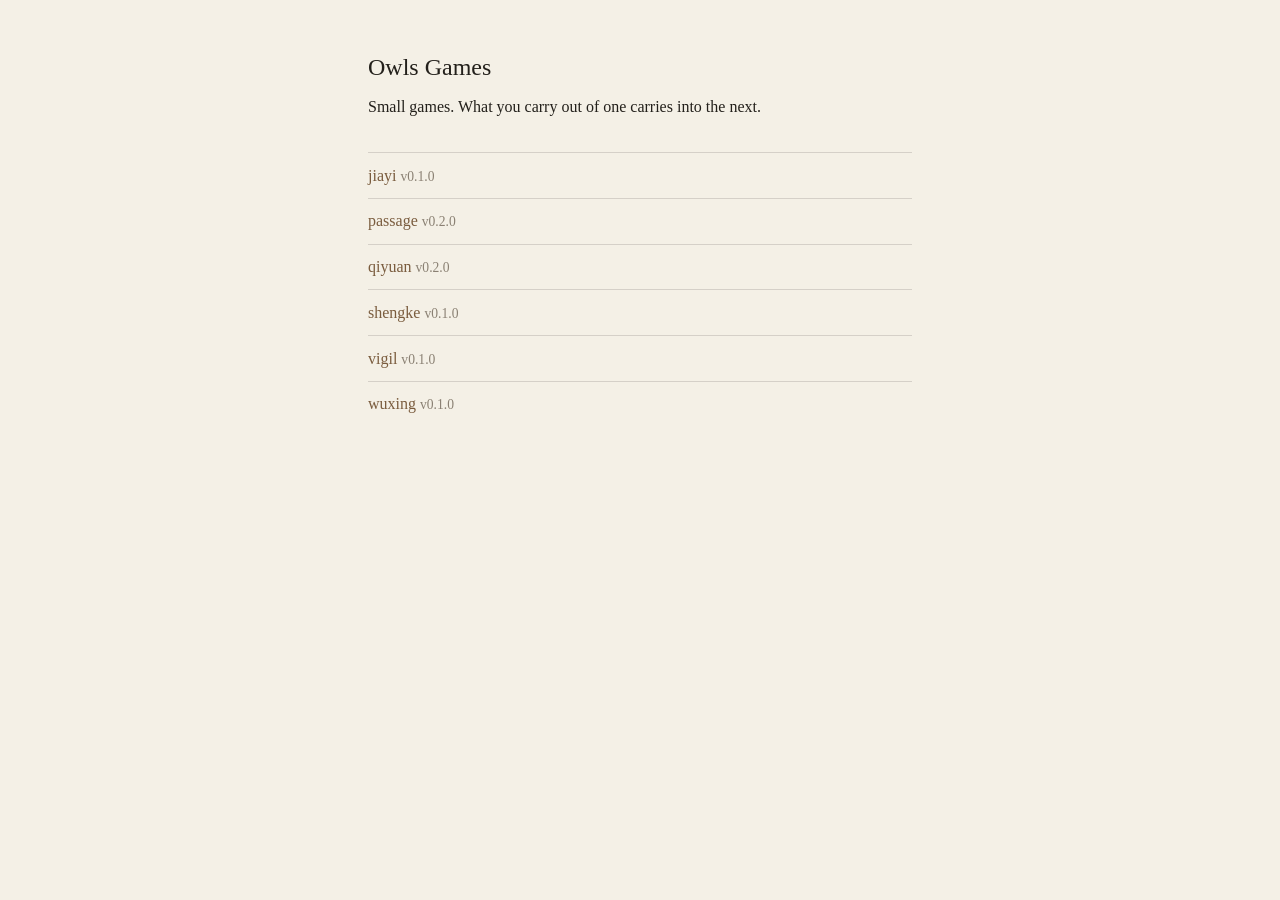
<file: index.html>
<!doctype html>
<html lang="en">
  <head>
    <meta charset="utf-8" />
    <meta name="viewport" content="width=device-width, initial-scale=1" />
    <title>Owls Games</title>
    <meta name="description" content="Small games. What you carry out of one carries into the next." />
    <style>
      :root { color-scheme: light dark; --ink: #23201b; --faint: #8a8073; --ground: #f4f0e6; --accent: #7a5c3e; }
      @media (prefers-color-scheme: dark) {
        :root { --ink: #e6e0d4; --faint: #7d7568; --ground: #191713; --accent: #c8a77f; }
      }
      body {
        margin: 0; padding: 3rem 1rem; background: var(--ground); color: var(--ink);
        font-family: ui-serif, Georgia, serif; line-height: 1.6;
        display: flex; justify-content: center;
      }
      main { width: 100%; max-width: 34rem; }
      h1 { font-size: 1.5rem; font-weight: 500; margin: 0 0 0.5rem; }
      p { margin: 0 0 2rem; }
      ul { list-style: none; padding: 0; margin: 0; }
      li { padding: 0.6rem 0; border-top: 1px solid color-mix(in srgb, var(--ink) 15%, transparent); }
      a { color: var(--accent); text-decoration: none; }
      a:hover { text-decoration: underline; }
      .meta, .empty { color: var(--faint); font-size: 0.85rem; }
    </style>
  </head>
  <body>
    <main>
      <h1>Owls Games</h1>
      <p>Small games. What you carry out of one carries into the next.</p>
      <ul>
      <li>
        <a href="/g/jiayi/">jiayi</a>
        <span class="meta">v0.1.0</span>
      </li>
      <li>
        <a href="/g/passage/">passage</a>
        <span class="meta">v0.2.0</span>
      </li>
      <li>
        <a href="/g/qiyuan/">qiyuan</a>
        <span class="meta">v0.2.0</span>
      </li>
      <li>
        <a href="/g/shengke/">shengke</a>
        <span class="meta">v0.1.0</span>
      </li>
      <li>
        <a href="/g/vigil/">vigil</a>
        <span class="meta">v0.1.0</span>
      </li>
      <li>
        <a href="/g/wuxing/">wuxing</a>
        <span class="meta">v0.1.0</span>
      </li>
      </ul>
    </main>
  </body>
</html>
</file>
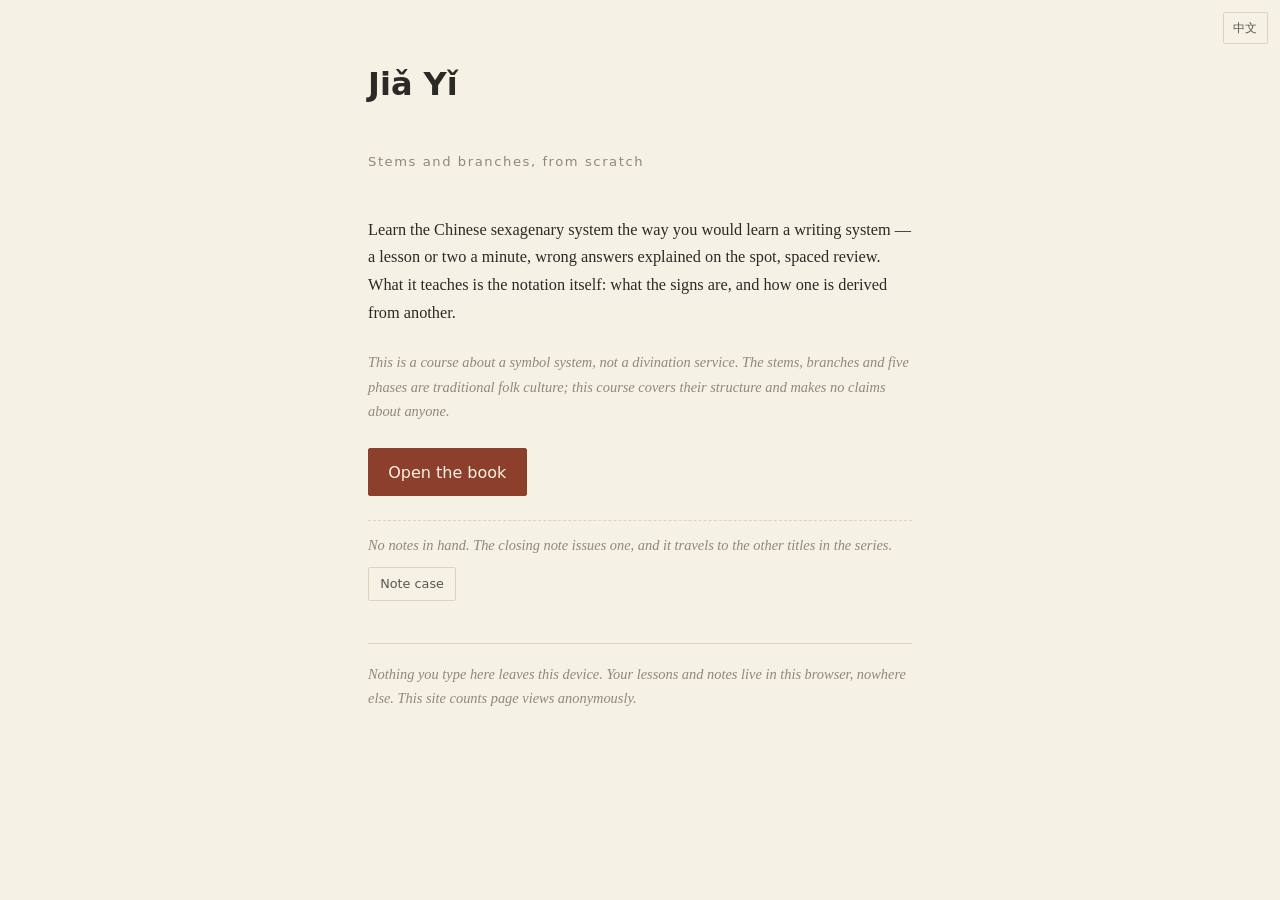
<file: g/jiayi/index.html>
<!doctype html>
<html lang="zh">
  <head>
    <meta charset="utf-8" />
    <meta name="viewport" content="width=device-width, initial-scale=1" />
    <!--
      A static bilingual fallback: whatever reads the page before the shell
      runs — a crawler, a link preview — sees both names. The shell replaces
      this with the reader's own language on boot.
    -->
    <title>甲乙 Jiǎ Yǐ · 干支入门 / Stems and Branches</title>
    <meta
      name="description"
      content="干支、五行、藏干、十神——像学一门外语一样，学会这套符号系统。A drill course in the Chinese stems and branches: what the signs are and how one is derived from another. Not a divination service."
    />
    <script type="module" crossorigin src="/g/jiayi/assets/index-Cwx_fyTf.js"></script>
    <link rel="stylesheet" crossorigin href="/g/jiayi/assets/index-hQFjou5O.css">
  </head>
  <body>
    <div id="app"></div>
  </body>
</html>
</file>
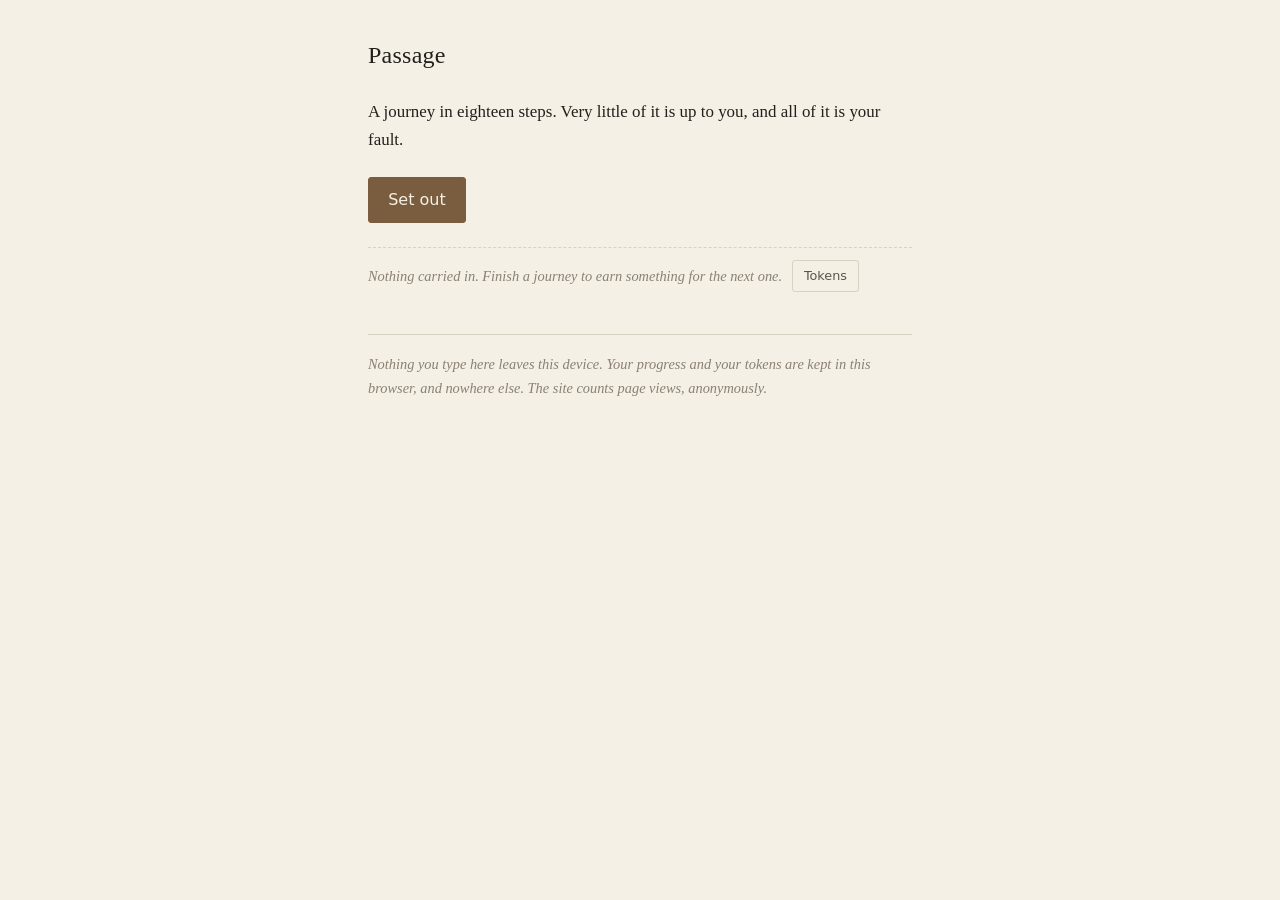
<file: g/passage/index.html>
<!doctype html>
<html lang="en">
  <head>
    <meta charset="utf-8" />
    <meta name="viewport" content="width=device-width, initial-scale=1" />
    <title>Passage</title>
    <meta name="description" content="A journey in eighteen steps. What you carry out of it carries into the next one." />
    <script type="module" crossorigin src="/g/passage/assets/index-DGvzEfEL.js"></script>
    <link rel="stylesheet" crossorigin href="/g/passage/assets/index-Cab8RT8V.css">
  </head>
  <body>
    <div id="app"></div>
  </body>
</html>
</file>
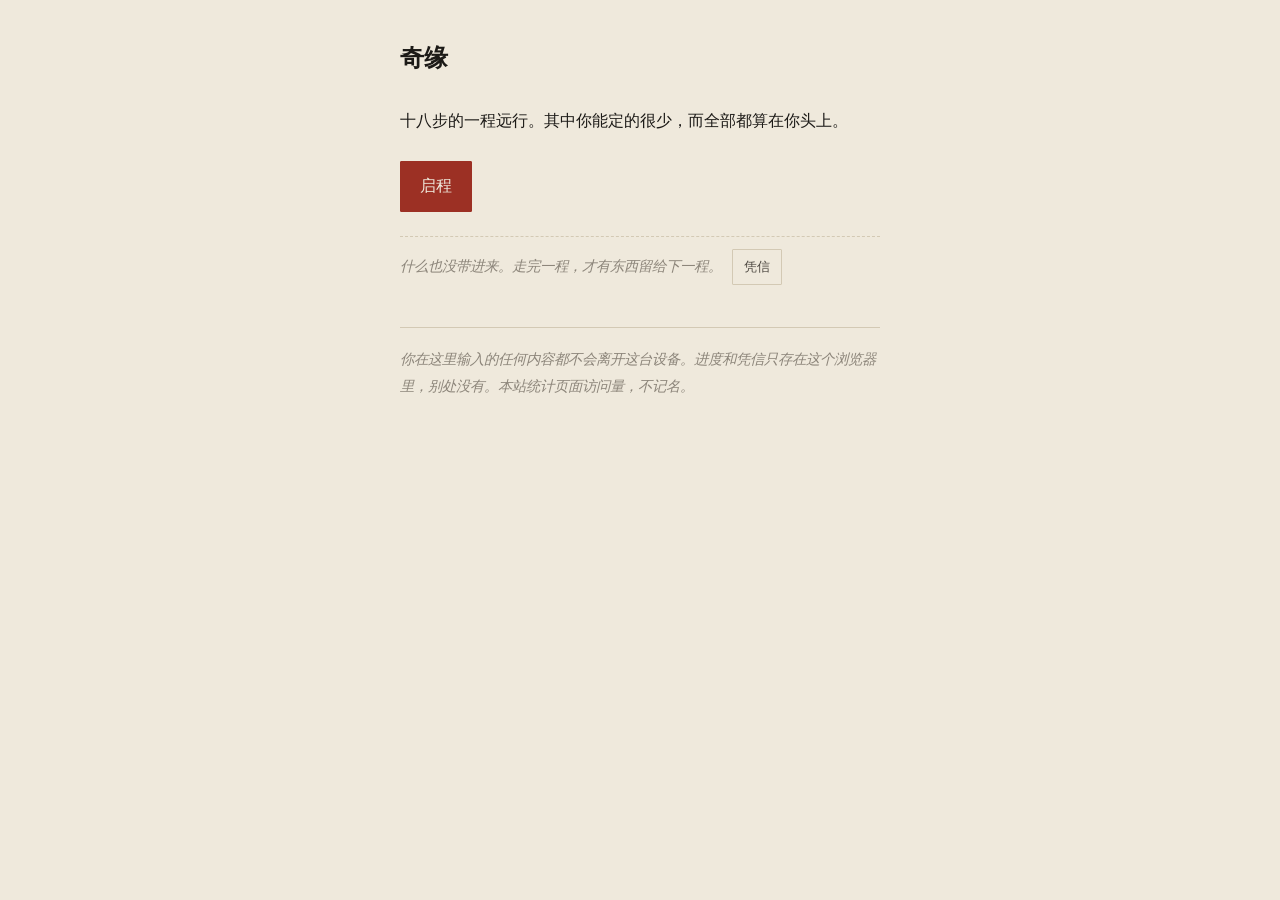
<file: g/qiyuan/index.html>
<!doctype html>
<html lang="zh-Hans">
  <head>
    <meta charset="utf-8" />
    <meta name="viewport" content="width=device-width, initial-scale=1" />
    <title>奇缘</title>
    <meta name="description" content="十八步的一程远行。你从中带走的，会带进下一程。" />
    <script type="module" crossorigin src="/g/qiyuan/assets/index-BQojLIbO.js"></script>
    <link rel="stylesheet" crossorigin href="/g/qiyuan/assets/index-5waLFDPc.css">
  </head>
  <body>
    <div id="app"></div>
  </body>
</html>
</file>
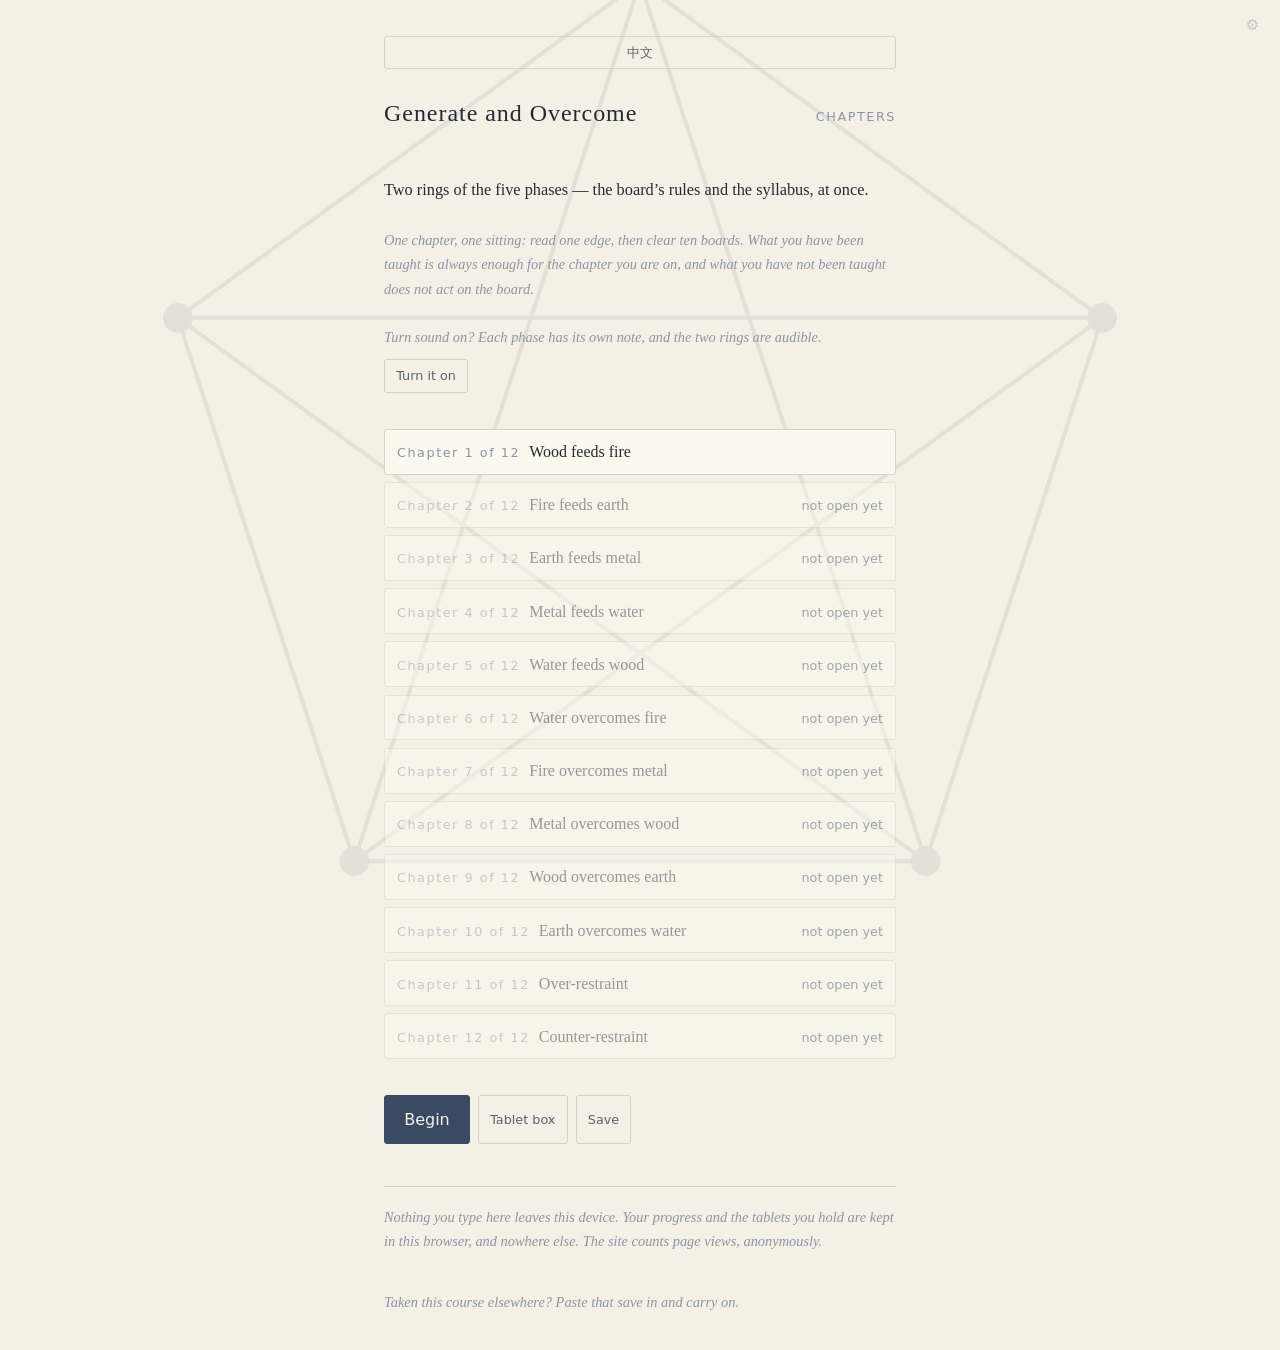
<file: g/shengke/index.html>
<!doctype html>
<html lang="zh">
  <head>
    <meta charset="utf-8" />
    <meta name="viewport" content="width=device-width, initial-scale=1" />
    <!--
      A static bilingual fallback: whatever reads the page before the shell
      runs — a crawler, a link preview — sees both names. The shell replaces
      this with the reader's own language on boot.
    -->
    <title>生克 Shēng Kè · 相生相克 / Generate and Overcome</title>
    <meta
      name="description"
      content="木生火，水克火——五行的两个环既是消除盘的规则，也是一章一课的课程。学一条边，解一章关。The generating and overcoming rings of the five phases are this board's rules and its syllabus at once: learn one edge, clear one chapter."
    />
    <script type="module" crossorigin src="/g/shengke/assets/index-lavWWxsU.js"></script>
    <link rel="manifest" href="manifest.webmanifest">
    <meta name="theme-color" content="#3b4a63">
    <meta name="apple-mobile-web-app-capable" content="yes">
    <meta name="apple-mobile-web-app-status-bar-style" content="default">
    <link rel="apple-touch-icon" href="./icon-192.png">
  </head>
  <body>
    <div id="app"></div>
    <script>if ('serviceWorker' in navigator) {window.addEventListener('load', function () {navigator.serviceWorker.register('sw.js').catch(function () {});});}</script>
  </body>
</html>
</file>
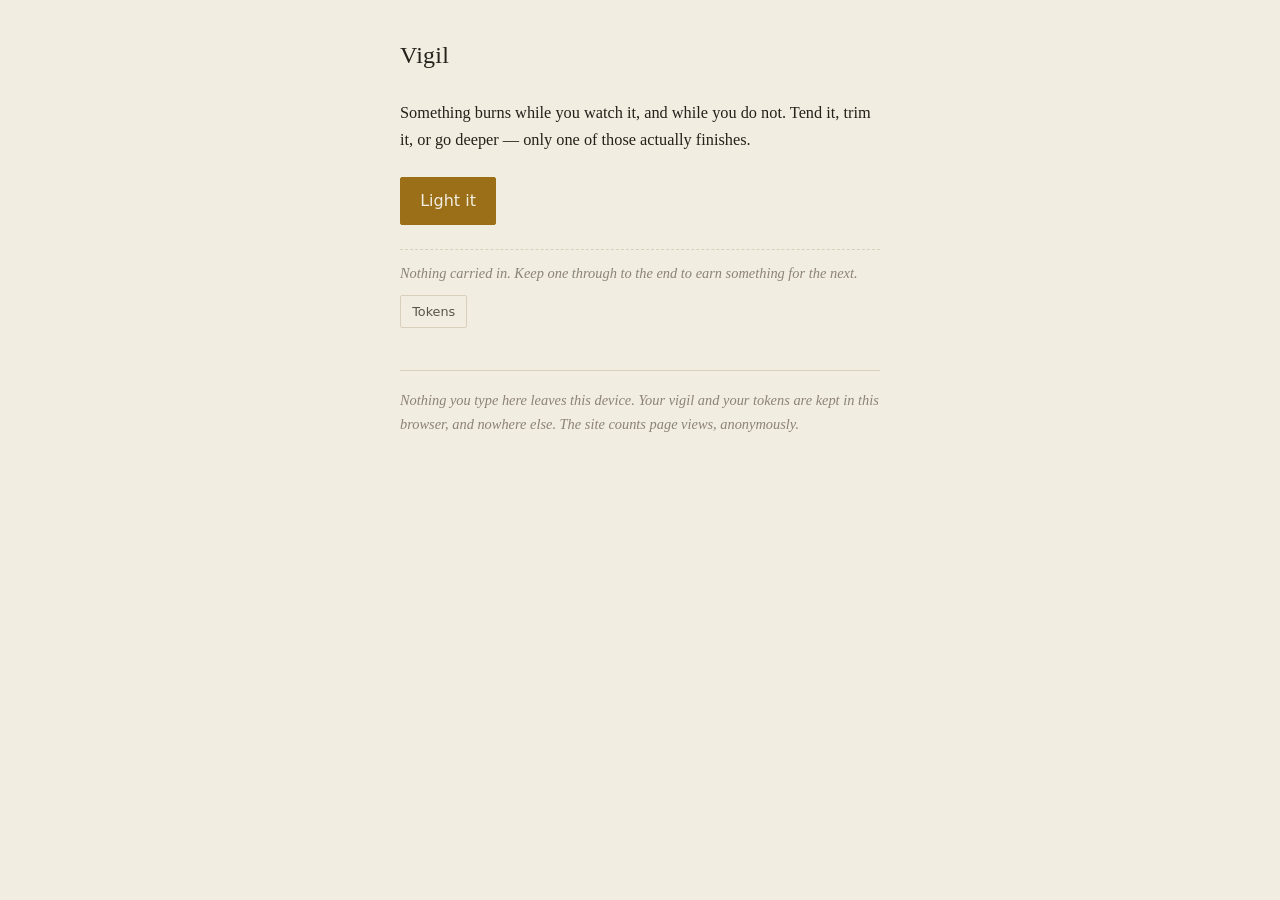
<file: g/vigil/index.html>
<!doctype html>
<html lang="en">
  <head>
    <meta charset="utf-8" />
    <meta name="viewport" content="width=device-width, initial-scale=1" />
    <title>Vigil</title>
    <meta name="description" content="Something burns while you watch it, and while you do not." />
    <script type="module" crossorigin src="/g/vigil/assets/index-3s6lOK6W.js"></script>
    <link rel="stylesheet" crossorigin href="/g/vigil/assets/index-DifaLG1Q.css">
  </head>
  <body>
    <div id="app"></div>
  </body>
</html>
</file>
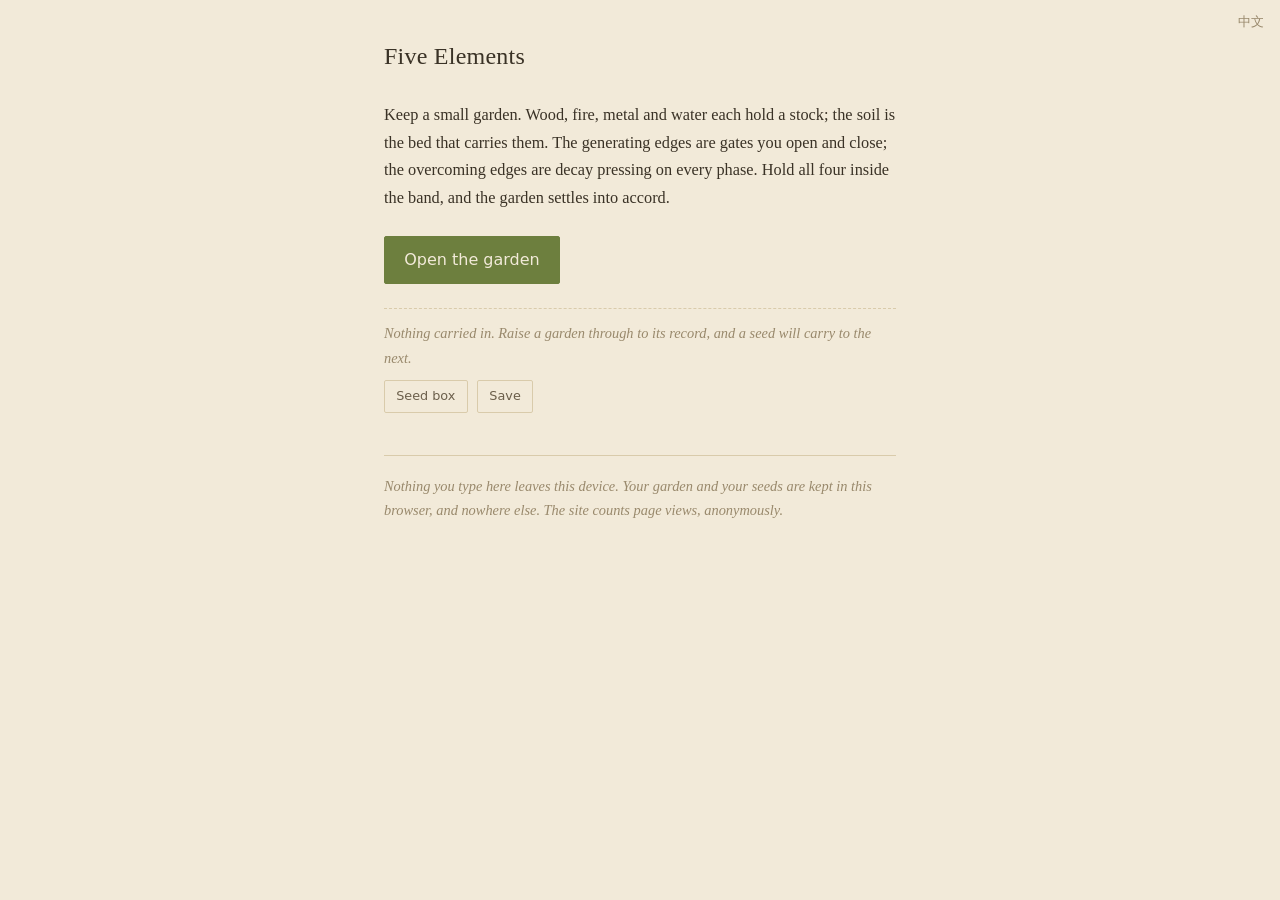
<file: g/wuxing/index.html>
<!doctype html>
<html lang="zh">
  <head>
    <meta charset="utf-8" />
    <meta name="viewport" content="width=device-width, initial-scale=1" />
    <title>五行 · Five Elements</title>
    <meta
      name="description"
      content="照看一座小园：木火金水各有存量，土承载它们。开合转化之闸，把四象养进平衡。A small garden of five phases — open and close the gates until the four are in balance."
    />
    <script type="module" crossorigin src="/g/wuxing/assets/index-CESmfUqL.js"></script>
    <link rel="stylesheet" crossorigin href="/g/wuxing/assets/index-DQrd6hAU.css">
    <link rel="manifest" href="manifest.webmanifest">
    <meta name="theme-color" content="#6d7f3e">
    <meta name="apple-mobile-web-app-capable" content="yes">
    <meta name="apple-mobile-web-app-status-bar-style" content="default">
    <link rel="apple-touch-icon" href="./icon-192.png">
  </head>
  <body>
    <div id="app"></div>
    <script>if ('serviceWorker' in navigator) {window.addEventListener('load', function () {navigator.serviceWorker.register('sw.js').catch(function () {});});}</script>
  </body>
</html>
</file>
<file: g/jiayi/assets/index-hQFjou5O.css>
*{box-sizing:border-box}body{margin:0;padding:calc(var(--step) * 3) var(--step);background:var(--ground);color:var(--ink);font-family:var(--font-ui);line-height:var(--prose-leading);display:flex;justify-content:center;-webkit-user-select:none;-moz-user-select:none;user-select:none;-webkit-tap-highlight-color:transparent}input,textarea,.token-code{-webkit-user-select:text;-moz-user-select:text;user-select:text}.screen{width:100%;max-width:var(--measure);display:flex;flex-direction:column;gap:calc(var(--step) * 2)}.prose{font-family:var(--font-prose);font-size:var(--prose-size);margin:0}.outcome{color:var(--ink-soft);font-style:italic;padding-left:var(--step);border-left:2px solid var(--edge)}.event{font-size:var(--event-size)}.note{font-size:.9rem;color:var(--ink-faint);font-style:italic}.ending-heading{font-family:var(--font-prose);font-size:1.5rem;font-weight:var(--heading-weight);margin:0;letter-spacing:.01em}.reading-heading{font-family:var(--font-ui);font-size:.78rem;font-weight:600;letter-spacing:.12em;text-transform:uppercase;color:var(--accent);margin:0 0 .4rem}.reading,.choices{display:flex;flex-direction:column;gap:.5rem}button{font:inherit;cursor:pointer;border-radius:var(--radius);transition:background .14s ease,color .14s ease,border-color .14s ease}button:disabled{cursor:default;opacity:.45}.choice{text-align:left;padding:.7rem .9rem;background:var(--ground-raised);border:1px solid var(--edge);color:var(--ink);font-family:var(--font-prose);font-size:1rem}.choice:hover:not(:disabled){border-color:var(--accent);background:var(--accent);color:var(--ground)}.primary{padding:.6rem 1.2rem;background:var(--accent);border:1px solid var(--accent);color:var(--ground);align-self:flex-start}.ghost{padding:.3rem .7rem;background:transparent;border:1px solid var(--edge);color:var(--ink-soft);font-size:.8rem}.ghost:hover:not(:disabled){border-color:var(--accent);color:var(--accent)}.offers{display:flex;gap:.5rem;flex-wrap:wrap;padding-top:var(--step);border-top:1px dashed var(--edge)}.offer{padding:.35rem .7rem;background:transparent;border:1px dashed var(--accent-soft);color:var(--accent);font-size:.8rem}.offer:hover:not(:disabled){background:var(--accent-soft);color:var(--ground)}.actions{display:flex;gap:.5rem}.fields{display:flex;flex-direction:column;gap:calc(var(--step) * 1.5)}.field{display:flex;flex-direction:column;gap:.3rem}.field-label{font-size:.88rem;color:var(--ink-soft)}.input{font:inherit;padding:.5rem .6rem;background:var(--ground-raised);border:1px solid var(--edge);border-radius:var(--radius);color:var(--ink)}.input:focus{outline:2px solid var(--accent);outline-offset:-1px}.field-bad .input{border-color:var(--warn)}.field-problem{font-size:.8rem;color:var(--warn)}.token{display:flex;flex-wrap:wrap;align-items:center;gap:.6rem;padding:var(--step);background:var(--ground-raised);border:1px solid var(--edge);border-radius:var(--radius)}.token-label{font-size:.72rem;letter-spacing:.12em;text-transform:uppercase;color:var(--ink-faint)}.token-code{font-family:ui-monospace,SF Mono,Menlo,monospace;font-size:.95rem;letter-spacing:.06em;color:var(--accent);word-break:break-all}.token .note{flex-basis:100%;margin:0}.ad-slot{min-height:var(--slot-height);display:flex;align-items:center;justify-content:center;border:1px dashed var(--edge);border-radius:var(--radius);color:var(--ink-faint);font-size:.7rem;letter-spacing:.1em;text-transform:uppercase}.ad-slot:empty{display:none}.tokens-summary{display:flex;align-items:center;gap:.6rem;flex-wrap:wrap;padding-top:var(--step);border-top:1px dashed var(--edge)}.token-list{list-style:none;margin:0;padding:0;display:flex;flex-direction:column;gap:.4rem}.token-row{display:flex;align-items:baseline;justify-content:space-between;gap:.6rem;padding:.4rem .6rem;background:var(--ground-raised);border:1px solid var(--edge);border-radius:var(--radius)}.token-box{width:100%;min-height:5rem;resize:vertical;font-family:ui-monospace,SF Mono,Menlo,monospace;font-size:.85rem}.notice{color:var(--accent);font-size:.9rem}.privacy{margin-top:calc(var(--step) * 1.5);padding-top:calc(var(--step) * 1.5);border-top:1px solid var(--edge)}.overlay{border:none;padding:0;background:transparent;color:var(--ink);width:min(30rem,calc(100vw - var(--step) * 4))}.overlay::backdrop{background:#00000073}.overlay-body{background:var(--ground);border:1px solid var(--edge);border-radius:var(--radius);padding:calc(var(--step) * 2);display:flex;flex-direction:column;gap:calc(var(--step) * 2)}.settings{display:flex;flex-direction:column;gap:calc(var(--step) * 2)}.settings-group{display:flex;flex-direction:column;gap:.4rem}.settings-group-label{font-family:var(--font-ui);font-size:.72rem;font-weight:600;letter-spacing:.12em;text-transform:uppercase;color:var(--accent)}.setting{display:flex;align-items:center;justify-content:space-between;gap:var(--step);padding:.35rem 0}.setting-label{font-family:var(--font-prose);font-size:.95rem}.settings-entry{position:fixed;top:var(--step);right:var(--step);z-index:5;padding:.3rem .5rem;background:transparent;border:1px solid transparent;color:var(--ink-faint);opacity:.45;font-size:.95rem;line-height:1;transition:opacity .14s ease,border-color .14s ease,color .14s ease}.settings-entry:hover,.settings-entry:focus-visible{opacity:1;color:var(--accent);border-color:var(--edge)}.setting-wide{flex-direction:column;align-items:stretch;gap:.35rem}.segments{display:flex;gap:.25rem;flex-wrap:wrap}.segment{flex:1 1 auto;padding:.3rem .5rem;background:transparent;border:1px solid var(--edge);color:var(--ink-faint);font-size:.78rem;white-space:nowrap}.segment:hover:not(.on){color:var(--ink);border-color:var(--ink-faint)}.segment.on{background:var(--accent);border-color:var(--accent);color:var(--ground)}.settings-sample{display:flex;flex-direction:column;gap:.5rem;padding:.6rem;border:1px dashed var(--edge);border-radius:var(--radius);min-height:5.5rem}.settings-sample .prose{font-size:.9rem;color:var(--ink-soft)}.settings-sample .choice{font-size:.85rem;padding:.4rem .6rem}:root{--reveal-rise: .45rem;--reveal-dur: .42s;--reveal-step: 90ms;--fill-dur: .42s;--swap-dur: .32s;--arc-dur: .9s}@property --arc{syntax: "<number>"; inherits: true; initial-value: 0;}html{transition:--arc var(--arc-dur) linear}html[data-pace=measured]{--reveal-dur: .62s;--reveal-step: .17s}html[data-pace=brisk]{--reveal-dur: .42s;--reveal-step: 90ms}html[data-pace=instant]{--reveal-dur: 0ms;--reveal-step: 0ms}@media(prefers-reduced-motion:reduce){:root{--reveal-rise: 0rem;--reveal-dur: .24s;--fill-dur: 0ms}.settings-entry{transition:none}}html[data-motion=full]{--reveal-rise: .45rem;--fill-dur: .42s}html[data-motion=reduced]{--reveal-rise: 0rem;--reveal-dur: .24s;--fill-dur: 0ms}html[data-motion=reduced] .settings-entry{transition:opacity .14s ease}::view-transition-old(root),::view-transition-new(root){animation-duration:var(--swap-dur);animation-timing-function:ease}html[data-motion=reduced]{--swap-dur: .18s}html[data-motion=none] *{animation-duration:.01ms!important;animation-delay:0ms!important;animation-iteration-count:1!important;transition-duration:.01ms!important;scroll-behavior:auto!important}.reveal{animation:reveal var(--reveal-dur) ease-out backwards;animation-delay:calc(var(--reveal-index, 0) * var(--reveal-step))}@keyframes reveal{0%{opacity:0;transform:translateY(var(--reveal-rise))}to{opacity:1;transform:none}}.fills{animation:fill var(--fill-dur) ease-out}@keyframes fill{0%{width:var(--fill-from)}}.delta-anchor{position:relative}.delta{position:absolute;right:100%;margin-right:.35rem;font-size:.72rem;font-variant-numeric:tabular-nums;pointer-events:none;animation:delta-rise 1.1s ease-out forwards}.delta.up{color:var(--accent)}.delta.down{color:var(--warn)}@keyframes delta-rise{0%{opacity:0;transform:translateY(.25rem)}20%{opacity:1;transform:translateY(0)}to{opacity:0;transform:translateY(-.8rem)}}html[data-motion=reduced] .delta{animation-name:delta-hold}@keyframes delta-hold{0%{opacity:0}20%{opacity:1}80%{opacity:1}to{opacity:0}}.sound-offer{display:flex;align-items:center;gap:.6rem;flex-wrap:wrap}:root{--ink: #2c2a26;--ink-soft: #5c574d;--ink-faint: #8f887a;--ground: #f6f1e5;--ground-raised: #fcf8ee;--edge: #ddd2ba;--accent: #8c3f2b;--accent-soft: #c08a76;--warn: #a3402a;--zhupi: #b5442c;--zhupi-soft: #d99a86;--font-prose: ui-serif, Georgia, "Songti SC", "Noto Serif CJK SC", serif;--font-ui: ui-sans-serif, system-ui, -apple-system, "PingFang SC", "Segoe UI", sans-serif;--measure: 34rem;--step: .75rem;--radius: 2px;--prose-size: 1.02rem;--event-size: 1.35rem;--prose-leading: 1.7;--heading-weight: 500;--label-spacing: .12em;--slot-height: 90px}@media(prefers-color-scheme:dark){:root{--ink: #d9d2c2;--ink-soft: #a29a87;--ink-faint: #6f6857;--ground: #191712;--ground-raised: #221f18;--edge: #3b3627;--accent: #c76a4e;--accent-soft: #7a4737;--warn: #c76a4e;--zhupi: #cf6a4c;--zhupi-soft: #8a4a36}}.meters{display:flex;gap:calc(var(--step) * 1.5);flex-wrap:wrap;font-family:var(--font-ui);font-size:.85rem;color:var(--ink-soft);letter-spacing:var(--label-spacing)}.meter.streak{color:var(--accent)}.unit{margin-block:calc(var(--step) * 2)}.unit-title{font-family:var(--font-prose);font-size:1rem;font-weight:var(--heading-weight);color:var(--ink-soft);border-block-end:1px solid var(--edge);padding-block-end:calc(var(--step) * .5);margin-block-end:var(--step)}.lesson-row{display:flex;align-items:baseline;gap:var(--step);inline-size:100%;padding:calc(var(--step) * .9) var(--step);margin-block-end:calc(var(--step) * .5);background:var(--ground-raised);border:1px solid var(--edge);border-radius:var(--radius);font-family:var(--font-prose);font-size:var(--prose-size);color:var(--ink);text-align:start;cursor:pointer}.lesson-row.locked,.lesson-row.gated{opacity:.45;cursor:default}.lesson-row.done .lesson-title{color:var(--ink-soft)}.lesson-row[data-kind=test]{border-inline-start:3px solid var(--zhupi)}.lesson-kind{font-family:var(--font-ui);font-size:.72rem;letter-spacing:var(--label-spacing);color:var(--ink-faint);min-inline-size:3.2em}.lesson-title{flex:1}.lesson-status{font-family:var(--font-ui);font-size:.78rem;color:var(--zhupi)}.mend-note{color:var(--accent)}.lesson-header{display:flex;align-items:center;gap:var(--step);margin-block-end:var(--step)}.lesson-header .leave{margin-inline-end:auto}.lesson-progress{font-family:var(--font-ui);font-size:.85rem;color:var(--ink-soft)}.hearts{display:inline-flex;gap:.2em;color:var(--zhupi);font-size:.9rem}.heart.empty{color:var(--zhupi-soft)}.progress-track{block-size:3px;background:var(--edge);border-radius:var(--radius);margin-block-end:calc(var(--step) * 2);overflow:hidden}.progress-fill{block-size:100%;background:var(--accent)}.intro{color:var(--ink-soft);border-inline-start:2px solid var(--edge);padding-inline-start:var(--step)}.prompt{font-family:var(--font-prose);font-size:var(--event-size);line-height:var(--prose-leading);color:var(--ink);margin-block:calc(var(--step) * 2)}.options{display:grid;gap:calc(var(--step) * .75)}.option{padding:calc(var(--step) * 1.1) var(--step);background:var(--ground-raised);border:1px solid var(--edge);border-radius:var(--radius);font-family:var(--font-prose);font-size:1.1rem;color:var(--ink);cursor:pointer;text-align:center}.option:hover{border-color:var(--accent-soft)}.option.spent{opacity:.35;cursor:default;text-decoration:line-through}.option.picked{border-color:var(--zhupi);outline:1px solid var(--zhupi)}.match-columns{display:grid;grid-template-columns:1fr 1fr;gap:var(--step)}.match-col{display:grid;gap:calc(var(--step) * .75);align-content:start}.order-placed{display:flex;gap:calc(var(--step) * .5);flex-wrap:wrap;min-block-size:2.4em;margin-block-end:var(--step);padding:calc(var(--step) * .5);border-block-end:1px dashed var(--edge)}.placed{font-family:var(--font-prose);font-size:1.15rem;color:var(--accent)}.explain-heading{font-family:var(--font-ui);font-size:.8rem;letter-spacing:var(--label-spacing);color:var(--zhupi);text-transform:uppercase;margin-block:calc(var(--step) * 2) var(--step)}.explain{border-inline-start:3px solid var(--zhupi);padding-inline-start:var(--step)}.actions.stacked{flex-direction:column;align-items:stretch}.ghost.disabled{opacity:.4;cursor:default}.exhibit{margin-block:calc(var(--step) * 1.5);padding:var(--step);background:var(--ground-raised);border:1px solid var(--edge);border-radius:var(--radius)}.exhibit-grid{display:grid;grid-template-columns:repeat(4,1fr);gap:calc(var(--step) * .5)}.exhibit-col{display:flex;flex-direction:column;align-items:center;gap:calc(var(--step) * .35)}.exhibit-head{font-family:var(--font-ui);font-size:.7rem;letter-spacing:var(--label-spacing);color:var(--ink-faint)}.exhibit-cell{font-family:var(--font-prose);font-size:1.5rem;line-height:1.25;color:var(--ink)}.exhibit-cell.marked{color:var(--zhupi);border:1px solid var(--zhupi);border-radius:50%;inline-size:2em;block-size:2em;display:grid;place-items:center}.exhibit-caption{margin-block-start:var(--step);font-family:var(--font-ui);font-size:.72rem;color:var(--ink-faint);text-align:center}.slots{display:flex;gap:var(--step);justify-content:center;margin-block-end:calc(var(--step) * 1.5)}.slot{display:flex;flex-direction:column;align-items:center;gap:calc(var(--step) * .35);min-inline-size:3.5em}.slot-label{font-family:var(--font-ui);font-size:.7rem;letter-spacing:var(--label-spacing);color:var(--ink-faint)}.slot-value{font-family:var(--font-prose);font-size:1.6rem;color:var(--ink);border-block-end:1px solid var(--edge);min-inline-size:2em;text-align:center}.slot.active .slot-value{border-block-end-color:var(--zhupi)}.slot.filled .slot-value{color:var(--accent)}.palette{display:grid;grid-template-columns:repeat(5,1fr);gap:calc(var(--step) * .5)}.palette-item{padding:calc(var(--step) * .8) calc(var(--step) * .4);font-size:1.2rem}.chain-step{display:flex;justify-content:space-between;gap:var(--step);padding:calc(var(--step) * .5) 0;border-block-end:1px dashed var(--edge);font-family:var(--font-prose)}.chain-q{color:var(--ink-soft);font-size:.9rem}.chain-a{color:var(--accent)}.chain-now{font-family:var(--font-ui);font-size:.72rem;letter-spacing:var(--label-spacing);color:var(--ink-faint);margin-block:var(--step)}.option.struck{opacity:.3;text-decoration:line-through;cursor:default}.hint-row{margin-block-start:calc(var(--step) * 1.5);display:flex;justify-content:center}.hint-spent{text-align:center;margin-block-start:var(--step)}.sheet-row{display:flex;align-items:center;gap:var(--step);padding:var(--step);margin-block-end:calc(var(--step) * .5);background:var(--ground-raised);border:1px solid var(--edge);border-radius:var(--radius)}.sheet-row.owned{border-inline-start:3px solid var(--zhupi)}.sheet-text{flex:1;display:flex;flex-direction:column}.sheet-title{font-family:var(--font-prose);font-size:var(--prose-size);color:var(--ink)}.sheet-blurb{font-family:var(--font-ui);font-size:.78rem;color:var(--ink-faint)}.sheet-table{font-family:var(--font-prose);overflow-x:auto}.sheet-line{display:flex;gap:calc(var(--step) * .35);padding-block:calc(var(--step) * .3);border-block-end:1px solid var(--edge)}.sheet-cell{min-inline-size:2.4em;text-align:center;color:var(--ink);font-size:.95rem}.sheet-cell.head{color:var(--zhupi);font-family:var(--font-ui);font-size:.8rem;align-self:center}.sheet-shishen .sheet-cell{min-inline-size:3.2em;font-size:.8rem}.glyph-char{display:block;font-family:var(--font-prose);line-height:1.15}.glyph-roman{display:block;font-family:var(--font-ui);font-size:.66rem;letter-spacing:.04em;color:var(--ink-faint);margin-block-start:.15em}.exhibit-cell .glyph-char{font-size:1.5rem}.exhibit-cell.marked .glyph-roman{color:var(--zhupi-soft)}.palette-item .glyph-char{font-size:1.2rem}.lang-toggle{position:absolute;inset-block-start:var(--step);inset-inline-end:var(--step);padding:calc(var(--step) * .4) calc(var(--step) * .8);background:transparent;border:1px solid var(--edge);border-radius:var(--radius);font-family:var(--font-ui);font-size:.75rem;color:var(--ink-soft);cursor:pointer}.lang-toggle:hover{border-color:var(--accent-soft);color:var(--ink)}.boot-subtitle{font-family:var(--font-ui);font-size:.82rem;letter-spacing:var(--label-spacing);color:var(--ink-faint);margin-block:calc(var(--step) * -.5) calc(var(--step) * 1.5)}
</file>
<file: g/passage/assets/index-Cab8RT8V.css>
*{box-sizing:border-box}body{margin:0;padding:calc(var(--step) * 3) var(--step);background:var(--ground);color:var(--ink);font-family:var(--font-ui);line-height:var(--prose-leading);display:flex;justify-content:center;-webkit-user-select:none;-moz-user-select:none;user-select:none;-webkit-tap-highlight-color:transparent}input,textarea,.token-code{-webkit-user-select:text;-moz-user-select:text;user-select:text}.screen{width:100%;max-width:var(--measure);display:flex;flex-direction:column;gap:calc(var(--step) * 2)}.prose{font-family:var(--font-prose);font-size:var(--prose-size);margin:0}.note{font-size:.9rem;color:var(--ink-faint);font-style:italic}.ending-heading{font-family:var(--font-prose);font-size:1.5rem;font-weight:var(--heading-weight);margin:0;letter-spacing:.01em}.reading-heading{font-family:var(--font-ui);font-size:.78rem;font-weight:600;letter-spacing:.12em;text-transform:uppercase;color:var(--accent);margin:0 0 .4rem}.reading,.choices{display:flex;flex-direction:column;gap:.5rem}button{font:inherit;cursor:pointer;border-radius:var(--radius);transition:background .14s ease,color .14s ease,border-color .14s ease}button:disabled{cursor:default;opacity:.45}.primary{padding:.6rem 1.2rem;background:var(--accent);border:1px solid var(--accent);color:var(--ground);align-self:flex-start}.ghost{padding:.3rem .7rem;background:transparent;border:1px solid var(--edge);color:var(--ink-soft);font-size:.8rem}.ghost:hover:not(:disabled){border-color:var(--accent);color:var(--accent)}.offers{display:flex;gap:.5rem;flex-wrap:wrap;padding-top:var(--step);border-top:1px dashed var(--edge)}.offer{padding:.35rem .7rem;background:transparent;border:1px dashed var(--accent-soft);color:var(--accent);font-size:.8rem}.offer:hover:not(:disabled){background:var(--accent-soft);color:var(--ground)}.actions{display:flex;gap:.5rem}.fields{display:flex;flex-direction:column;gap:calc(var(--step) * 1.5)}.field{display:flex;flex-direction:column;gap:.3rem}.field-label{font-size:.88rem;color:var(--ink-soft)}.input{font:inherit;padding:.5rem .6rem;background:var(--ground-raised);border:1px solid var(--edge);border-radius:var(--radius);color:var(--ink)}.input:focus{outline:2px solid var(--accent);outline-offset:-1px}.field-bad .input{border-color:var(--warn)}.field-problem{font-size:.8rem;color:var(--warn)}.token{display:flex;flex-wrap:wrap;align-items:center;gap:.6rem;padding:var(--step);background:var(--ground-raised);border:1px solid var(--edge);border-radius:var(--radius)}.token-label{font-size:.72rem;letter-spacing:.12em;text-transform:uppercase;color:var(--ink-faint)}.token-code{font-family:ui-monospace,SF Mono,Menlo,monospace;font-size:.95rem;letter-spacing:.06em;color:var(--accent);word-break:break-all}.token .note{flex-basis:100%;margin:0}.ad-slot{min-height:var(--slot-height);display:flex;align-items:center;justify-content:center;border:1px dashed var(--edge);border-radius:var(--radius);color:var(--ink-faint);font-size:.7rem;letter-spacing:.1em;text-transform:uppercase}.ad-slot:empty{display:none}.tokens-summary{display:flex;align-items:center;gap:.6rem;flex-wrap:wrap;padding-top:var(--step);border-top:1px dashed var(--edge)}.token-list{list-style:none;margin:0;padding:0;display:flex;flex-direction:column;gap:.4rem}.token-row{display:flex;align-items:baseline;justify-content:space-between;gap:.6rem;padding:.4rem .6rem;background:var(--ground-raised);border:1px solid var(--edge);border-radius:var(--radius)}.token-box{width:100%;min-height:5rem;resize:vertical;font-family:ui-monospace,SF Mono,Menlo,monospace;font-size:.85rem}.notice{color:var(--accent);font-size:.9rem}.privacy{margin-top:calc(var(--step) * 1.5);padding-top:calc(var(--step) * 1.5);border-top:1px solid var(--edge)}.bar{display:flex;flex-direction:column;gap:var(--step);padding-bottom:var(--step);border-bottom:1px solid var(--edge)}.meters{display:grid;grid-template-columns:repeat(auto-fit,minmax(6rem,1fr));gap:var(--step)}.meter{display:grid;grid-template-columns:1fr auto;gap:0 .4rem;font-size:.78rem;letter-spacing:var(--label-spacing)}.meter-label{color:var(--ink-faint);text-transform:uppercase}.meter-value{font-variant-numeric:tabular-nums;color:var(--ink)}.meter-track{grid-column:1 / -1;height:2px;background:var(--edge);overflow:hidden}.meter-fill{height:100%;background:var(--accent);transition:width .22s ease-out}.progress{font-size:.78rem;color:var(--ink-faint);font-variant-numeric:tabular-nums;text-align:right}.choices{display:flex;flex-direction:column;gap:.5rem}.choice{text-align:left;padding:.7rem .9rem;background:var(--ground-raised);border:1px solid var(--edge);color:var(--ink);font-family:var(--font-prose);font-size:1rem}.choice:hover:not(:disabled){border-color:var(--accent);background:var(--accent);color:var(--ground)}.outcome{color:var(--ink-soft);font-style:italic;padding-left:var(--step);border-left:2px solid var(--edge)}.event{font-size:var(--event-size)}:root{--ink: #23201b;--ink-soft: #5c554a;--ink-faint: #8a8073;--ground: #f4f0e6;--ground-raised: #fbf8f1;--edge: #d9d2c2;--accent: #7a5c3e;--accent-soft: #b79c7d;--warn: #a4442f;--font-prose: ui-serif, Georgia, "Times New Roman", serif;--font-ui: ui-sans-serif, system-ui, -apple-system, "Segoe UI", sans-serif;--measure: 34rem;--step: .75rem;--radius: 3px;--prose-size: 1.06rem;--event-size: 1.18rem;--prose-leading: 1.6;--heading-weight: 500;--label-spacing: .04em;--slot-height: 90px}@media(prefers-color-scheme:dark){:root{--ink: #e6e0d4;--ink-soft: #b3ab9c;--ink-faint: #7d7568;--ground: #191713;--ground-raised: #221f1a;--edge: #3a352c;--accent: #c8a77f;--accent-soft: #8a7355;--warn: #d97a63}}
</file>
<file: g/qiyuan/assets/index-5waLFDPc.css>
*{box-sizing:border-box}body{margin:0;padding:calc(var(--step) * 3) var(--step);background:var(--ground);color:var(--ink);font-family:var(--font-ui);line-height:var(--prose-leading);display:flex;justify-content:center;-webkit-user-select:none;-moz-user-select:none;user-select:none;-webkit-tap-highlight-color:transparent}input,textarea,.token-code{-webkit-user-select:text;-moz-user-select:text;user-select:text}.screen{width:100%;max-width:var(--measure);display:flex;flex-direction:column;gap:calc(var(--step) * 2)}.prose{font-family:var(--font-prose);font-size:var(--prose-size);margin:0}.note{font-size:.9rem;color:var(--ink-faint);font-style:italic}.ending-heading{font-family:var(--font-prose);font-size:1.5rem;font-weight:var(--heading-weight);margin:0;letter-spacing:.01em}.reading-heading{font-family:var(--font-ui);font-size:.78rem;font-weight:600;letter-spacing:.12em;text-transform:uppercase;color:var(--accent);margin:0 0 .4rem}.reading,.choices{display:flex;flex-direction:column;gap:.5rem}button{font:inherit;cursor:pointer;border-radius:var(--radius);transition:background .14s ease,color .14s ease,border-color .14s ease}button:disabled{cursor:default;opacity:.45}.primary{padding:.6rem 1.2rem;background:var(--accent);border:1px solid var(--accent);color:var(--ground);align-self:flex-start}.ghost{padding:.3rem .7rem;background:transparent;border:1px solid var(--edge);color:var(--ink-soft);font-size:.8rem}.ghost:hover:not(:disabled){border-color:var(--accent);color:var(--accent)}.offers{display:flex;gap:.5rem;flex-wrap:wrap;padding-top:var(--step);border-top:1px dashed var(--edge)}.offer{padding:.35rem .7rem;background:transparent;border:1px dashed var(--accent-soft);color:var(--accent);font-size:.8rem}.offer:hover:not(:disabled){background:var(--accent-soft);color:var(--ground)}.actions{display:flex;gap:.5rem}.fields{display:flex;flex-direction:column;gap:calc(var(--step) * 1.5)}.field{display:flex;flex-direction:column;gap:.3rem}.field-label{font-size:.88rem;color:var(--ink-soft)}.input{font:inherit;padding:.5rem .6rem;background:var(--ground-raised);border:1px solid var(--edge);border-radius:var(--radius);color:var(--ink)}.input:focus{outline:2px solid var(--accent);outline-offset:-1px}.field-bad .input{border-color:var(--warn)}.field-problem{font-size:.8rem;color:var(--warn)}.token{display:flex;flex-wrap:wrap;align-items:center;gap:.6rem;padding:var(--step);background:var(--ground-raised);border:1px solid var(--edge);border-radius:var(--radius)}.token-label{font-size:.72rem;letter-spacing:.12em;text-transform:uppercase;color:var(--ink-faint)}.token-code{font-family:ui-monospace,SF Mono,Menlo,monospace;font-size:.95rem;letter-spacing:.06em;color:var(--accent);word-break:break-all}.token .note{flex-basis:100%;margin:0}.ad-slot{min-height:var(--slot-height);display:flex;align-items:center;justify-content:center;border:1px dashed var(--edge);border-radius:var(--radius);color:var(--ink-faint);font-size:.7rem;letter-spacing:.1em;text-transform:uppercase}.ad-slot:empty{display:none}.tokens-summary{display:flex;align-items:center;gap:.6rem;flex-wrap:wrap;padding-top:var(--step);border-top:1px dashed var(--edge)}.token-list{list-style:none;margin:0;padding:0;display:flex;flex-direction:column;gap:.4rem}.token-row{display:flex;align-items:baseline;justify-content:space-between;gap:.6rem;padding:.4rem .6rem;background:var(--ground-raised);border:1px solid var(--edge);border-radius:var(--radius)}.token-box{width:100%;min-height:5rem;resize:vertical;font-family:ui-monospace,SF Mono,Menlo,monospace;font-size:.85rem}.notice{color:var(--accent);font-size:.9rem}.privacy{margin-top:calc(var(--step) * 1.5);padding-top:calc(var(--step) * 1.5);border-top:1px solid var(--edge)}.bar{display:flex;flex-direction:column;gap:var(--step);padding-bottom:var(--step);border-bottom:1px solid var(--edge)}.meters{display:grid;grid-template-columns:repeat(auto-fit,minmax(6rem,1fr));gap:var(--step)}.meter{display:grid;grid-template-columns:1fr auto;gap:0 .4rem;font-size:.78rem;letter-spacing:var(--label-spacing)}.meter-label{color:var(--ink-faint);text-transform:uppercase}.meter-value{font-variant-numeric:tabular-nums;color:var(--ink)}.meter-track{grid-column:1 / -1;height:2px;background:var(--edge);overflow:hidden}.meter-fill{height:100%;background:var(--accent);transition:width .22s ease-out}.progress{font-size:.78rem;color:var(--ink-faint);font-variant-numeric:tabular-nums;text-align:right}.choices{display:flex;flex-direction:column;gap:.5rem}.choice{text-align:left;padding:.7rem .9rem;background:var(--ground-raised);border:1px solid var(--edge);color:var(--ink);font-family:var(--font-prose);font-size:1rem}.choice:hover:not(:disabled){border-color:var(--accent);background:var(--accent);color:var(--ground)}.outcome{color:var(--ink-soft);font-style:italic;padding-left:var(--step);border-left:2px solid var(--edge)}.event{font-size:var(--event-size)}:root{--ink: #1c1a17;--ink-soft: #4f4a43;--ink-faint: #8c857a;--ground: #efe9dc;--ground-raised: #f8f4ea;--edge: #d3c9b4;--accent: #9c3024;--accent-soft: #c98a7f;--warn: #8a2b20;--font-prose: "Songti SC", "Noto Serif CJK SC", "Source Han Serif SC", ui-serif, serif;--font-ui: "PingFang SC", "Noto Sans CJK SC", ui-sans-serif, system-ui, sans-serif;--measure: 30rem;--step: .75rem;--radius: 1px;--prose-size: 1.02rem;--event-size: 1.12rem;--prose-leading: 1.9;--heading-weight: 600;--label-spacing: .16em;--slot-height: 90px}@media(prefers-color-scheme:dark){:root{--ink: #e8e2d6;--ink-soft: #ada598;--ink-faint: #786f62;--ground: #14120f;--ground-raised: #1d1a16;--edge: #383229;--accent: #cf6b58;--accent-soft: #8f4a3e;--warn: #d2705e}}
</file>
<file: g/vigil/assets/index-DifaLG1Q.css>
*{box-sizing:border-box}body{margin:0;padding:calc(var(--step) * 3) var(--step);background:var(--ground);color:var(--ink);font-family:var(--font-ui);line-height:var(--prose-leading);display:flex;justify-content:center;-webkit-user-select:none;-moz-user-select:none;user-select:none;-webkit-tap-highlight-color:transparent}input,textarea,.token-code{-webkit-user-select:text;-moz-user-select:text;user-select:text}.screen{width:100%;max-width:var(--measure);display:flex;flex-direction:column;gap:calc(var(--step) * 2)}.prose{font-family:var(--font-prose);font-size:var(--prose-size);margin:0}.outcome{color:var(--ink-soft);font-style:italic;padding-left:var(--step);border-left:2px solid var(--edge)}.event{font-size:var(--event-size)}.note{font-size:.9rem;color:var(--ink-faint);font-style:italic}.ending-heading{font-family:var(--font-prose);font-size:1.5rem;font-weight:var(--heading-weight);margin:0;letter-spacing:.01em}.reading-heading{font-family:var(--font-ui);font-size:.78rem;font-weight:600;letter-spacing:.12em;text-transform:uppercase;color:var(--accent);margin:0 0 .4rem}.reading,.choices{display:flex;flex-direction:column;gap:.5rem}button{font:inherit;cursor:pointer;border-radius:var(--radius);transition:background .14s ease,color .14s ease,border-color .14s ease}button:disabled{cursor:default;opacity:.45}.choice{text-align:left;padding:.7rem .9rem;background:var(--ground-raised);border:1px solid var(--edge);color:var(--ink);font-family:var(--font-prose);font-size:1rem}.choice:hover:not(:disabled){border-color:var(--accent);background:var(--accent);color:var(--ground)}.primary{padding:.6rem 1.2rem;background:var(--accent);border:1px solid var(--accent);color:var(--ground);align-self:flex-start}.ghost{padding:.3rem .7rem;background:transparent;border:1px solid var(--edge);color:var(--ink-soft);font-size:.8rem}.ghost:hover:not(:disabled){border-color:var(--accent);color:var(--accent)}.offers{display:flex;gap:.5rem;flex-wrap:wrap;padding-top:var(--step);border-top:1px dashed var(--edge)}.offer{padding:.35rem .7rem;background:transparent;border:1px dashed var(--accent-soft);color:var(--accent);font-size:.8rem}.offer:hover:not(:disabled){background:var(--accent-soft);color:var(--ground)}.actions{display:flex;gap:.5rem}.fields{display:flex;flex-direction:column;gap:calc(var(--step) * 1.5)}.field{display:flex;flex-direction:column;gap:.3rem}.field-label{font-size:.88rem;color:var(--ink-soft)}.input{font:inherit;padding:.5rem .6rem;background:var(--ground-raised);border:1px solid var(--edge);border-radius:var(--radius);color:var(--ink)}.input:focus{outline:2px solid var(--accent);outline-offset:-1px}.field-bad .input{border-color:var(--warn)}.field-problem{font-size:.8rem;color:var(--warn)}.token{display:flex;flex-wrap:wrap;align-items:center;gap:.6rem;padding:var(--step);background:var(--ground-raised);border:1px solid var(--edge);border-radius:var(--radius)}.token-label{font-size:.72rem;letter-spacing:.12em;text-transform:uppercase;color:var(--ink-faint)}.token-code{font-family:ui-monospace,SF Mono,Menlo,monospace;font-size:.95rem;letter-spacing:.06em;color:var(--accent);word-break:break-all}.token .note{flex-basis:100%;margin:0}.ad-slot{min-height:var(--slot-height);display:flex;align-items:center;justify-content:center;border:1px dashed var(--edge);border-radius:var(--radius);color:var(--ink-faint);font-size:.7rem;letter-spacing:.1em;text-transform:uppercase}.ad-slot:empty{display:none}.tokens-summary{display:flex;align-items:center;gap:.6rem;flex-wrap:wrap;padding-top:var(--step);border-top:1px dashed var(--edge)}.token-list{list-style:none;margin:0;padding:0;display:flex;flex-direction:column;gap:.4rem}.token-row{display:flex;align-items:baseline;justify-content:space-between;gap:.6rem;padding:.4rem .6rem;background:var(--ground-raised);border:1px solid var(--edge);border-radius:var(--radius)}.token-box{width:100%;min-height:5rem;resize:vertical;font-family:ui-monospace,SF Mono,Menlo,monospace;font-size:.85rem}.notice{color:var(--accent);font-size:.9rem}.privacy{margin-top:calc(var(--step) * 1.5);padding-top:calc(var(--step) * 1.5);border-top:1px solid var(--edge)}:root{--ink: #ddd6c8;--ink-soft: #9b9284;--ink-faint: #6a6255;--ground: #14130f;--ground-raised: #1d1b16;--edge: #322e26;--accent: #d9a441;--accent-soft: #8a6a2c;--warn: #c2553c;--font-prose: ui-serif, Georgia, "Times New Roman", serif;--font-ui: ui-sans-serif, system-ui, -apple-system, "Segoe UI", sans-serif;--measure: 30rem;--step: .75rem;--radius: 2px;--prose-size: 1.02rem;--event-size: 1.1rem;--prose-leading: 1.65;--heading-weight: 500;--label-spacing: .1em;--slot-height: 90px}@media(prefers-color-scheme:light){:root{--ink: #24211b;--ink-soft: #5b5449;--ink-faint: #8b8375;--ground: #f2ede1;--ground-raised: #faf6ec;--edge: #d8d0bd;--accent: #9a6f18;--accent-soft: #c2a05a;--warn: #a3402a}}.gauges{display:flex;flex-direction:column;gap:var(--step);padding-bottom:var(--step);border-bottom:1px solid var(--edge)}.gauge{display:grid;grid-template-columns:1fr auto auto;gap:0 .6rem;align-items:baseline;font-size:.8rem}.gauge-label{color:var(--ink-faint);text-transform:uppercase;letter-spacing:var(--label-spacing)}.gauge-value{font-variant-numeric:tabular-nums;font-size:1.1rem;color:var(--ink)}.gauge-rate{font-variant-numeric:tabular-nums;font-size:.72rem;min-width:4rem;text-align:right;color:var(--ink-faint)}.gauge-rate.rising{color:var(--accent)}.gauge-rate.falling{color:var(--warn)}.gauge-track{grid-column:1 / -1;height:2px;margin-top:.2rem;background:var(--edge);overflow:hidden}.gauge-fill{height:100%;background:var(--accent);transition:width .2s linear}.deeds{display:flex;flex-direction:column;gap:.5rem}.deed{display:grid;grid-template-columns:1fr auto;gap:.15rem .6rem;text-align:left;padding:.6rem .8rem;background:var(--ground-raised);border:1px solid var(--edge);color:var(--ink)}.deed:hover:not(:disabled){border-color:var(--accent)}.deed-label{font-family:var(--font-prose);font-size:1rem}.deed-cost{font-variant-numeric:tabular-nums;font-size:.78rem;color:var(--accent)}.deed-blurb{grid-column:1 / -1;font-size:.8rem;color:var(--ink-faint)}
</file>
<file: g/wuxing/assets/index-DQrd6hAU.css>
*{box-sizing:border-box}html{background-color:var(--ground);background-image:var(--edge-wash, none)}body{margin:0;padding:calc(var(--step) * 3) var(--step);color:var(--ink);font-family:var(--font-ui);line-height:var(--prose-leading);display:flex;justify-content:center;-webkit-user-select:none;-moz-user-select:none;user-select:none;-webkit-tap-highlight-color:transparent}body:before,body:after{content:"";position:fixed;top:0;right:0;bottom:0;left:0;z-index:-1;pointer-events:none}body:before{background:var(--ink);opacity:var(--grain-strength, 0);-webkit-mask-image:var(--grain, none);mask-image:var(--grain, none);-webkit-mask-size:var(--grain-size, 160px);mask-size:var(--grain-size, 160px);-webkit-mask-repeat:repeat;mask-repeat:repeat}body:after{background:var(--wash, none);opacity:var(--wash-strength, 1);-webkit-mask-image:var(--wash-mask, none);mask-image:var(--wash-mask, none);-webkit-mask-size:var(--wash-size, cover);mask-size:var(--wash-size, cover);-webkit-mask-position:var(--wash-position, center);mask-position:var(--wash-position, center);-webkit-mask-repeat:no-repeat;mask-repeat:no-repeat}input,textarea,.token-code{-webkit-user-select:text;-moz-user-select:text;user-select:text}.screen{width:100%;max-width:var(--measure);display:flex;flex-direction:column;gap:calc(var(--step) * 2)}.prose{font-family:var(--font-prose);font-size:var(--prose-size);margin:0}.outcome{color:var(--ink-soft);font-style:italic;padding-left:var(--step);border-left:2px solid var(--edge)}.event{font-size:var(--event-size)}.note{font-size:.9rem;color:var(--ink-faint);font-style:italic}.ending-heading{font-family:var(--font-prose);font-size:1.5rem;font-weight:var(--heading-weight);margin:0;letter-spacing:.01em}.reading-heading{font-family:var(--font-ui);font-size:.78rem;font-weight:600;letter-spacing:.12em;text-transform:uppercase;color:var(--accent);margin:0 0 .4rem}.reading,.choices{display:flex;flex-direction:column;gap:.5rem}button{font:inherit;cursor:pointer;border-radius:var(--radius);transition:background .14s ease,color .14s ease,border-color .14s ease}button:disabled{cursor:default;opacity:.45}.choice{text-align:left;padding:.7rem .9rem;background:var(--ground-raised);border:1px solid var(--edge);color:var(--ink);font-family:var(--font-prose);font-size:1rem}.choice:hover:not(:disabled){border-color:var(--accent);background:var(--accent);color:var(--ground)}.primary{padding:.6rem 1.2rem;background:var(--accent);border:1px solid var(--accent);color:var(--ground);align-self:flex-start}.ghost{padding:.3rem .7rem;background:transparent;border:1px solid var(--edge);color:var(--ink-soft);font-size:.8rem}.ghost:hover:not(:disabled){border-color:var(--accent);color:var(--accent)}.offers{display:flex;gap:.5rem;flex-wrap:wrap;padding-top:var(--step);border-top:1px dashed var(--edge)}.offer{padding:.35rem .7rem;background:transparent;border:1px dashed var(--accent-soft);color:var(--accent);font-size:.8rem}.offer:hover:not(:disabled){background:var(--accent-soft);color:var(--ground)}.actions{display:flex;gap:.5rem}.fields{display:flex;flex-direction:column;gap:calc(var(--step) * 1.5)}.field{display:flex;flex-direction:column;gap:.3rem}.field-label{font-size:.88rem;color:var(--ink-soft)}.input{font:inherit;padding:.5rem .6rem;background:var(--ground-raised);border:1px solid var(--edge);border-radius:var(--radius);color:var(--ink)}.input:focus{outline:2px solid var(--accent);outline-offset:-1px}.field-bad .input{border-color:var(--warn)}.field-problem{font-size:.8rem;color:var(--warn)}.token{display:flex;flex-wrap:wrap;align-items:center;gap:.6rem;padding:var(--step);background:var(--ground-raised);border:1px solid var(--edge);border-radius:var(--radius)}.token-label{font-size:.72rem;letter-spacing:.12em;text-transform:uppercase;color:var(--ink-faint)}.token-code{font-family:ui-monospace,SF Mono,Menlo,monospace;font-size:.95rem;letter-spacing:.06em;color:var(--accent);word-break:break-all}.token .note{flex-basis:100%;margin:0}.ad-slot{min-height:var(--slot-height);display:flex;align-items:center;justify-content:center;border:1px dashed var(--edge);border-radius:var(--radius);color:var(--ink-faint);font-size:.7rem;letter-spacing:.1em;text-transform:uppercase}.ad-slot:empty{display:none}.tokens-summary{display:flex;align-items:center;gap:.6rem;flex-wrap:wrap;padding-top:var(--step);border-top:1px dashed var(--edge)}.token-list{list-style:none;margin:0;padding:0;display:flex;flex-direction:column;gap:.4rem}.token-row{display:flex;align-items:baseline;justify-content:space-between;gap:.6rem;padding:.4rem .6rem;background:var(--ground-raised);border:1px solid var(--edge);border-radius:var(--radius)}.token-box{width:100%;min-height:5rem;resize:vertical;font-family:ui-monospace,SF Mono,Menlo,monospace;font-size:.85rem}.notice{color:var(--accent);font-size:.9rem}.privacy{margin-top:calc(var(--step) * 1.5);padding-top:calc(var(--step) * 1.5);border-top:1px solid var(--edge)}.overlay{border:none;padding:0;background:transparent;color:var(--ink);width:min(30rem,calc(100vw - var(--step) * 4))}.overlay::backdrop{background:#00000073}.overlay-body{background:var(--ground);border:1px solid var(--edge);border-radius:var(--radius);padding:calc(var(--step) * 2);display:flex;flex-direction:column;gap:calc(var(--step) * 2)}.settings{display:flex;flex-direction:column;gap:calc(var(--step) * 2)}.settings-group{display:flex;flex-direction:column;gap:.4rem}.settings-group-label{font-family:var(--font-ui);font-size:.72rem;font-weight:600;letter-spacing:.12em;text-transform:uppercase;color:var(--accent)}.setting{display:flex;align-items:center;justify-content:space-between;gap:var(--step);padding:.35rem 0}.setting-label{font-family:var(--font-prose);font-size:.95rem}.settings-entry{position:fixed;top:var(--step);right:var(--step);z-index:5;padding:.3rem .5rem;background:transparent;border:1px solid transparent;color:var(--ink-faint);opacity:.45;font-size:.95rem;line-height:1;transition:opacity .14s ease,border-color .14s ease,color .14s ease}.settings-entry:hover,.settings-entry:focus-visible{opacity:1;color:var(--accent);border-color:var(--edge)}.setting-wide{flex-direction:column;align-items:stretch;gap:.35rem}.segments{display:flex;gap:.25rem;flex-wrap:wrap}.segment{flex:1 1 auto;padding:.3rem .5rem;background:transparent;border:1px solid var(--edge);color:var(--ink-faint);font-size:.78rem;white-space:nowrap}.segment:hover:not(.on){color:var(--ink);border-color:var(--ink-faint)}.segment.on{background:var(--accent);border-color:var(--accent);color:var(--ground)}.settings-sample{display:flex;flex-direction:column;gap:.5rem;padding:.6rem;border:1px dashed var(--edge);border-radius:var(--radius);min-height:5.5rem}.settings-sample .prose{font-size:.9rem;color:var(--ink-soft)}.settings-sample .choice{font-size:.85rem;padding:.4rem .6rem}:root{--reveal-rise: .45rem;--reveal-dur: .42s;--reveal-step: 90ms;--fill-dur: .42s;--swap-dur: .32s;--arc-dur: .9s}@property --arc{syntax: "<number>"; inherits: true; initial-value: 0;}html{transition:--arc var(--arc-dur) linear}html[data-pace=measured]{--reveal-dur: .62s;--reveal-step: .17s}html[data-pace=brisk]{--reveal-dur: .42s;--reveal-step: 90ms}html[data-pace=instant]{--reveal-dur: 0ms;--reveal-step: 0ms}@media(prefers-reduced-motion:reduce){:root{--reveal-rise: 0rem;--reveal-dur: .24s;--fill-dur: 0ms}.settings-entry{transition:none}}html[data-motion=full]{--reveal-rise: .45rem;--fill-dur: .42s}html[data-motion=reduced]{--reveal-rise: 0rem;--reveal-dur: .24s;--fill-dur: 0ms}html[data-motion=reduced] .settings-entry{transition:opacity .14s ease}::view-transition-old(root),::view-transition-new(root){animation-duration:var(--swap-dur);animation-timing-function:ease}html[data-motion=reduced]{--swap-dur: .18s}html[data-motion=none] *{animation-duration:.01ms!important;animation-delay:0ms!important;animation-iteration-count:1!important;transition-duration:.01ms!important;scroll-behavior:auto!important}.reveal{animation:reveal var(--reveal-dur) ease-out backwards;animation-delay:calc(var(--reveal-index, 0) * var(--reveal-step))}@keyframes reveal{0%{opacity:0;transform:translateY(var(--reveal-rise))}to{opacity:1;transform:none}}.fills{animation:fill var(--fill-dur) ease-out}@keyframes fill{0%{width:var(--fill-from)}}.delta-anchor{position:relative}.delta{position:absolute;right:100%;margin-right:.35rem;font-size:.72rem;font-variant-numeric:tabular-nums;pointer-events:none;animation:delta-rise 1.1s ease-out forwards}.delta.up{color:var(--accent)}.delta.down{color:var(--warn)}@keyframes delta-rise{0%{opacity:0;transform:translateY(.25rem)}20%{opacity:1;transform:translateY(0)}to{opacity:0;transform:translateY(-.8rem)}}html[data-motion=reduced] .delta{animation-name:delta-hold}@keyframes delta-hold{0%{opacity:0}20%{opacity:1}80%{opacity:1}to{opacity:0}}.sound-offer{display:flex;align-items:center;gap:.6rem;flex-wrap:wrap}.save-rows{display:flex;flex-direction:column;gap:.4rem}.save-row{display:grid;grid-template-columns:1fr auto auto;align-items:baseline;gap:.6rem;padding:.4rem .6rem;background:var(--ground-raised);border:1px solid var(--edge);border-radius:var(--radius)}.save-row-label{font-size:.8rem;color:var(--ink-faint);text-transform:uppercase;letter-spacing:var(--label-spacing)}.save-row-state{font-size:.9rem;color:var(--ink)}.save-tier{border-left:2px solid var(--edge);padding-left:.6rem}.save-fragile{border-left-color:var(--accent)}.save-hint{margin-top:var(--step)}:root{--ink: #3a3226;--ink-soft: #6b5f4b;--ink-faint: #99896c;--ground: #f2ead9;--ground-raised: #faf4e6;--edge: #d9cbab;--accent: #6d7f3e;--accent-soft: #a8b37a;--warn: #a3402a;--wood: #55763f;--fire: #b0522f;--metal: #a3873a;--water: #3f6a8a;--soil: #8a6a4a;--font-prose: ui-serif, Georgia, "Songti SC", "Noto Serif CJK SC", serif;--font-ui: ui-sans-serif, system-ui, -apple-system, "PingFang SC", "Segoe UI", sans-serif;--measure: 32rem;--step: .75rem;--radius: 2px;--prose-size: 1.02rem;--event-size: 1.1rem;--prose-leading: 1.7;--heading-weight: 500;--label-spacing: .12em;--slot-height: 90px}@media(prefers-color-scheme:dark){:root{--ink: #ded3bd;--ink-soft: #a4977e;--ink-faint: #776c58;--ground: #171410;--ground-raised: #211d16;--edge: #3a3323;--accent: #97a55e;--accent-soft: #5c6636;--warn: #c05a3e;--wood: #74995c;--fire: #c96b45;--metal: #bfa050;--water: #6390b3;--soil: #a58163}}.day-line{display:flex;justify-content:space-between;gap:.8rem;align-items:baseline;font-size:.8rem;color:var(--ink-faint);text-transform:uppercase;letter-spacing:var(--label-spacing)}.harmony{display:grid;grid-template-columns:1fr auto;gap:.15rem .6rem;align-items:baseline;padding-bottom:var(--step);border-bottom:1px solid var(--edge)}.harmony-label{color:var(--ink-soft);font-size:.8rem;text-transform:uppercase;letter-spacing:var(--label-spacing)}.harmony-value{font-variant-numeric:tabular-nums;color:var(--ink)}.harmony-value .rising{color:var(--accent)}.harmony-track{grid-column:1 / -1;height:3px;background:var(--edge);overflow:hidden}.harmony-fill{height:100%;background:var(--accent);transition:width .4s linear}.phases{display:flex;flex-direction:column;gap:var(--step)}.phase{display:grid;grid-template-columns:auto 1fr auto auto;gap:0 .6rem;align-items:baseline}.phase.withering{opacity:.45}.phase-name{font-family:var(--font-prose);font-size:1.05rem;color:var(--phase-color, var(--ink));min-width:2.4rem}.phase-note{font-size:.72rem;color:var(--ink-faint)}.phase-value{font-variant-numeric:tabular-nums;font-size:1.05rem;color:var(--ink)}.phase-rate{font-variant-numeric:tabular-nums;font-size:.72rem;min-width:4.2rem;text-align:right;color:var(--ink-faint)}.phase-rate.rising{color:var(--accent)}.phase-rate.falling{color:var(--ink-faint)}.phase-track{grid-column:1 / -1;position:relative;height:3px;background:var(--edge)}.phase-band{position:absolute;top:0;height:100%;background:color-mix(in srgb,var(--accent) 22%,transparent)}.phase-fill{position:absolute;top:0;height:100%;background:var(--phase-color, var(--ink));transition:width .4s linear}.soil-line{display:grid;grid-template-columns:auto 1fr auto auto;gap:0 .6rem;align-items:baseline;padding:var(--step) 0;border-top:1px solid var(--edge);border-bottom:1px solid var(--edge)}.soil-name{font-size:.8rem;color:var(--soil);text-transform:uppercase;letter-spacing:var(--label-spacing)}.soil-slots{font-size:.8rem;color:var(--ink-faint);letter-spacing:.2em}.soil-slots .held{color:var(--soil)}.soil-value{font-variant-numeric:tabular-nums;color:var(--ink)}.gates{display:flex;flex-direction:column;gap:.5rem}.gate{display:grid;grid-template-columns:1fr auto;gap:.1rem .6rem;text-align:left;padding:.55rem .8rem;background:var(--ground-raised);border:1px solid var(--edge);color:var(--ink)}.gate:hover:not(:disabled){border-color:var(--accent)}.gate:disabled{opacity:.5}.gate-name{font-family:var(--font-prose)}.gate-flow{font-variant-numeric:tabular-nums;font-size:.78rem;color:var(--ink-faint)}.gate.open .gate-flow{color:var(--accent)}.gate-arrow{grid-column:1 / -1;font-size:.8rem;color:var(--ink-faint);letter-spacing:.1em}.gate.open .gate-arrow{color:var(--ink-soft)}.gate.open.flow-full .gate-arrow{color:var(--accent);font-weight:600}.deeds{display:flex;flex-direction:column;gap:.5rem}.deed{display:grid;grid-template-columns:1fr auto;gap:.15rem .6rem;text-align:left;padding:.6rem .8rem;background:var(--ground-raised);border:1px solid var(--edge);color:var(--ink)}.deed:hover:not(:disabled){border-color:var(--accent)}.deed-label{font-family:var(--font-prose);font-size:1rem}.deed-cooldown{font-variant-numeric:tabular-nums;font-size:.78rem;color:var(--ink-faint)}.deed-blurb{grid-column:1 / -1;font-size:.8rem;color:var(--ink-faint)}.offers{display:flex;gap:.5rem}.offer{flex:1;padding:.5rem .8rem;background:none;border:1px dashed var(--edge);color:var(--ink-soft)}.offer:hover:not(:disabled){border-color:var(--accent);color:var(--ink)}.lang-toggle{position:absolute;top:.6rem;right:.6rem;background:none;border:none;color:var(--ink-faint);font-size:.8rem;cursor:pointer}.lang-toggle:hover{color:var(--ink)}.day-line-save{background:none;border:none;padding:0;font-size:.8rem;color:var(--ink-faint);text-transform:uppercase;letter-spacing:var(--label-spacing);cursor:pointer}.day-line-save:hover{color:var(--accent)}
</file>
